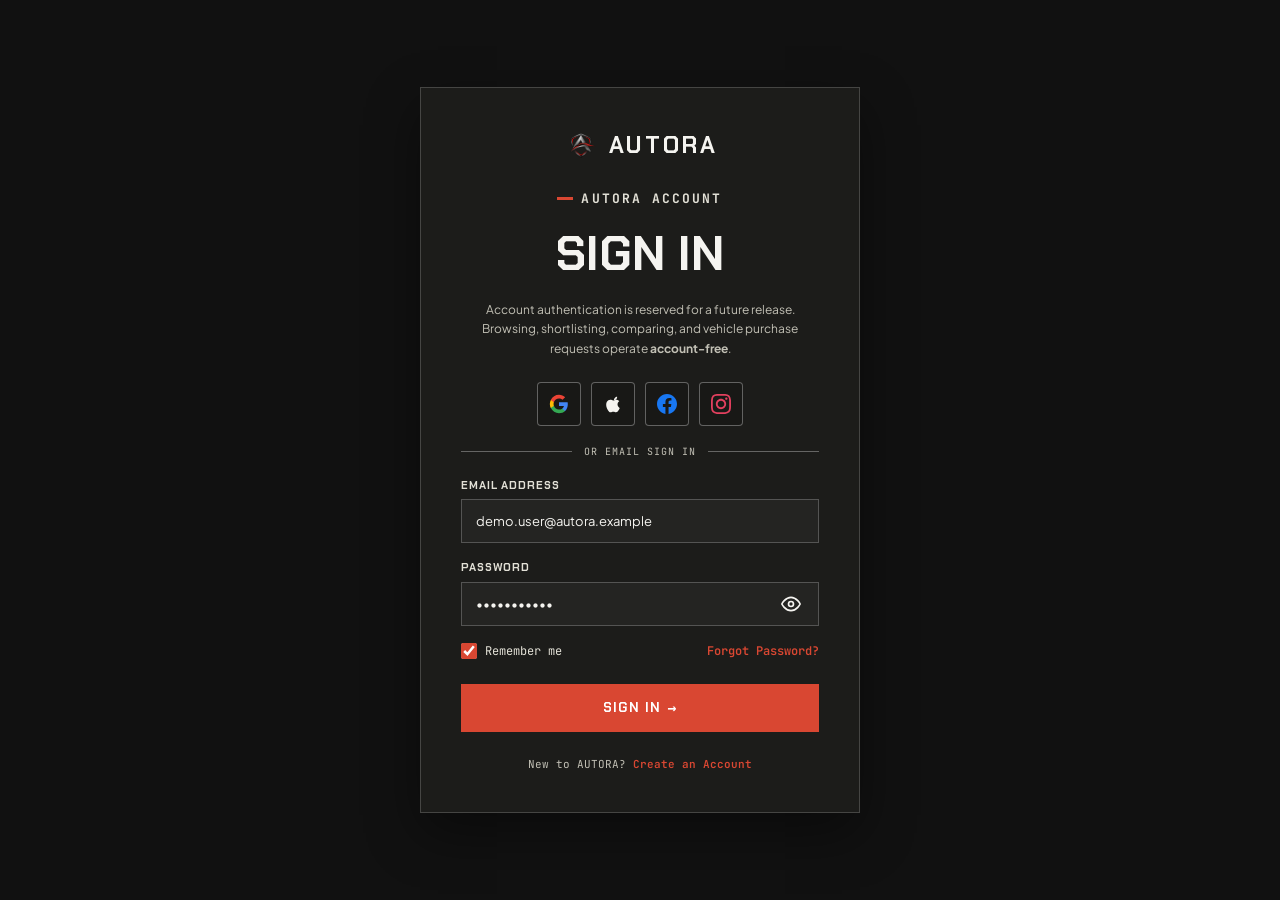
<file: login.html>
<!DOCTYPE html>
<html lang="en">

<head>
  <meta charset="utf-8">
  <meta name="viewport" content="width=device-width, initial-scale=1">
  <title>Sign In — AUTORA Account</title>
  <meta name="description"
    content="Sign in to your AUTORA account. Note: Browsing, comparing, and purchasing operate account-free for demo testing.">
  <link rel="icon" type="image/png" href="assets/images/logo.png">
  <link rel="stylesheet" href="assets/css/style.css">
  <link rel="stylesheet" href="assets/css/dark-mode.css">
  <link rel="stylesheet" href="assets/css/rtl.css">
</head>

<body>
  <main class="auth-page">
    <div class="auth-card">
      <a class="logo" href="index.html">
        <img src="assets/images/logo.png" alt="AUTORA Logo" class="logo-img">
        AUTORA
      </a>

      <div class="eyebrow" style="justify-content:center;margin-bottom:6px">AUTORA ACCOUNT</div>
      <h1>SIGN IN</h1>

      <div class="auth-notice">
        Account authentication is reserved for a future release. Browsing, shortlisting, comparing, and vehicle purchase
        requests operate <strong>account-free</strong>.
      </div>

      <div class="social-icon-row">
        <button type="button" class="btn-social-icon" title="Continue with Google" onclick="handleSocialAuth('Google')">
          <svg width="20" height="20" viewBox="0 0 24 24">
            <path fill="#4285F4"
              d="M22.56 12.25c0-.78-.07-1.53-.2-2.25H12v4.26h5.92c-.26 1.37-1.04 2.53-2.21 3.31v2.77h3.57c2.08-1.92 3.28-4.74 3.28-8.09z" />
            <path fill="#34A853"
              d="M12 23c2.97 0 5.46-.98 7.28-2.66l-3.57-2.77c-.98.66-2.23 1.06-3.71 1.06-2.86 0-5.29-1.93-6.16-4.53H2.18v2.84C3.99 20.53 7.7 23 12 23z" />
            <path fill="#FBBC05"
              d="M5.84 14.09c-.22-.66-.35-1.36-.35-2.09s.13-1.43.35-2.09V7.06H2.18C1.43 8.55 1 10.22 1 12s.43 3.45 1.18 4.94l2.85-2.22.81-.63z" />
            <path fill="#EA4335"
              d="M12 5.38c1.62 0 3.06.56 4.21 1.64l3.15-3.15C17.45 2.09 14.97 1 12 1 7.7 1 3.99 3.47 2.18 7.06l3.66 2.84c.87-2.6 3.3-4.52 6.16-4.52z" />
          </svg>
        </button>
        <button type="button" class="btn-social-icon" title="Continue with Apple" onclick="handleSocialAuth('Apple')">
          <svg width="20" height="20" viewBox="0 0 24 24" fill="currentColor">
            <path
              d="M18.71 19.5c-.83 1.24-1.71 2.45-3.05 2.47-1.34.03-1.77-.79-3.29-.79-1.53 0-2 .77-3.27.82-1.31.05-2.3-1.32-3.14-2.53C4.25 17 2.94 12.45 4.7 9.39c.87-1.52 2.43-2.48 4.12-2.51 1.28-.02 2.5.87 3.29.87.78 0 2.26-1.07 3.81-.91.65.03 2.47.26 3.64 1.98-.09.06-2.17 1.28-2.15 3.81.03 3.02 2.65 4.03 2.68 4.04-.03.07-.42 1.44-1.38 2.83M15.97 6.37c.66-.81 1.11-1.93.99-3.05-.96.04-2.12.64-2.8 1.44-.61.71-1.15 1.86-1 2.97 1.07.08 2.16-.54 2.81-1.36z" />
          </svg>
        </button>
        <button type="button" class="btn-social-icon" title="Facebook" onclick="handleSocialAuth('Facebook')">
          <svg width="20" height="20" viewBox="0 0 24 24" fill="#1877F2">
            <path
              d="M24 12.073c0-6.627-5.373-12-12-12s-12 5.373-12 12c0 5.99 4.388 10.954 10.125 11.854v-8.385H7.078v-3.47h3.047V9.43c0-3.007 1.792-4.669 4.533-4.669 1.312 0 2.686.235 2.686.235v2.953H15.83c-1.491 0-1.956.925-1.956 1.874v2.25h3.328l-.532 3.47h-2.796v8.385C19.612 23.027 24 18.062 24 12.073z" />
          </svg>
        </button>
        <button type="button" class="btn-social-icon" title="Instagram" onclick="handleSocialAuth('Instagram')">
          <svg width="20" height="20" viewBox="0 0 24 24" fill="#E4405F">
            <path
              d="M12 2.163c3.204 0 3.584.012 4.85.07 3.252.148 4.771 1.691 4.919 4.919.058 1.265.069 1.645.069 4.849 0 3.205-.012 3.584-.069 4.849-.149 3.225-1.664 4.771-4.919 4.919-1.266.058-1.644.07-4.85.07-3.204 0-3.584-.012-4.849-.07-3.26-.149-4.771-1.699-4.919-4.92-.058-1.265-.07-1.644-.07-4.849 0-3.204.013-3.583.07-4.849.149-3.227 1.664-4.771 4.919-4.919 1.266-.057 1.645-.069 4.849-.069zm0-2.163c-3.259 0-3.667.014-4.947.072-4.358.2-6.78 2.618-6.98 6.98-.059 1.281-.073 1.689-.073 4.948 0 3.259.014 3.668.072 4.948.2 4.358 2.618 6.78 6.98 6.98 1.281.058 1.689.072 4.948.072 3.259 0 3.668-.014 4.948-.072 4.354-.2 6.782-2.618 6.979-6.98.059-1.28.073-1.689.073-4.948 0-3.259-.014-3.667-.072-4.947-.196-4.354-2.617-6.78-6.979-6.98-1.281-.059-1.69-.073-4.949-.073zm0 5.838c-3.403 0-6.162 2.759-6.162 6.162s2.759 6.163 6.162 6.163 6.162-2.759 6.162-6.163c0-3.403-2.759-6.162-6.162-6.162zm0 10.162c-2.209 0-4-1.79-4-4 0-2.209 1.791-4 4-4s4 1.791 4 4c0 2.21-1.791 4-4 4zm6.406-11.845c-.796 0-1.441.645-1.441 1.44s.645 1.44 1.441 1.44c.795 0 1.439-.645 1.439-1.44s-.644-1.44-1.439-1.44z" />
          </svg>
        </button>
      </div>

      <div class="social-divider">
        <span>OR EMAIL SIGN IN</span>
      </div>

      <form
        onsubmit="event.preventDefault(); alert('Demo Sign In complete. You can browse, compare, and request vehicle purchases without an account.'); location.href='vehicles.html';">
        <div class="form-group" style="margin-bottom:16px">
          <label>Email Address</label>
          <input type="email" placeholder="name@domain.com" required value="demo.user@autora.example">
        </div>

        <div class="form-group" style="margin-bottom:16px">
          <label>Password</label>
          <div class="password-field-wrap">
            <input type="password" placeholder="••••••••" required value="password123" id="loginPassword">
            <button type="button" class="password-toggle-btn" aria-label="Toggle password visibility">
              <svg width="20" height="20" viewBox="0 0 24 24" fill="none" stroke="currentColor" stroke-width="2" stroke-linecap="round" stroke-linejoin="round"><path d="M1 12s4-8 11-8 11 8 11 8-4 8-11 8-11-8-11-8z"/><circle cx="12" cy="12" r="3"/></svg>
            </button>
          </div>
        </div>

        <div style="display:flex;justify-content:space-between;align-items:center;margin-top:8px;margin-bottom:24px;font-size:12px">
          <label style="display:inline-flex;align-items:center;gap:8px;color:var(--ink-secondary);cursor:pointer;font-family:var(--font-mono)">
            <input type="checkbox" id="rememberMe" checked style="width:16px;height:16px;accent-color:var(--red);cursor:pointer">
            Remember me
          </label>
          <a href="#" onclick="alert('Password reset link sent! Please check your email inbox.'); return false;"
            style="font-family:var(--font-mono);font-size:12px;color:var(--red);text-decoration:none;font-weight:600">Forgot Password?</a>
        </div>

        <button type="submit" class="btn primary" style="width:100%">Sign In →</button>
      </form>

      <div style="text-align:center;font-family:var(--font-mono);font-size:11px;color:var(--muted);margin-top:24px">
        New to AUTORA? <a href="signup.html" style="color:var(--red);font-weight:600">Create an Account</a>

      </div>
    </div>
  </main>

  <script src="assets/js/main.js"></script>
</body>

</html>
</file>
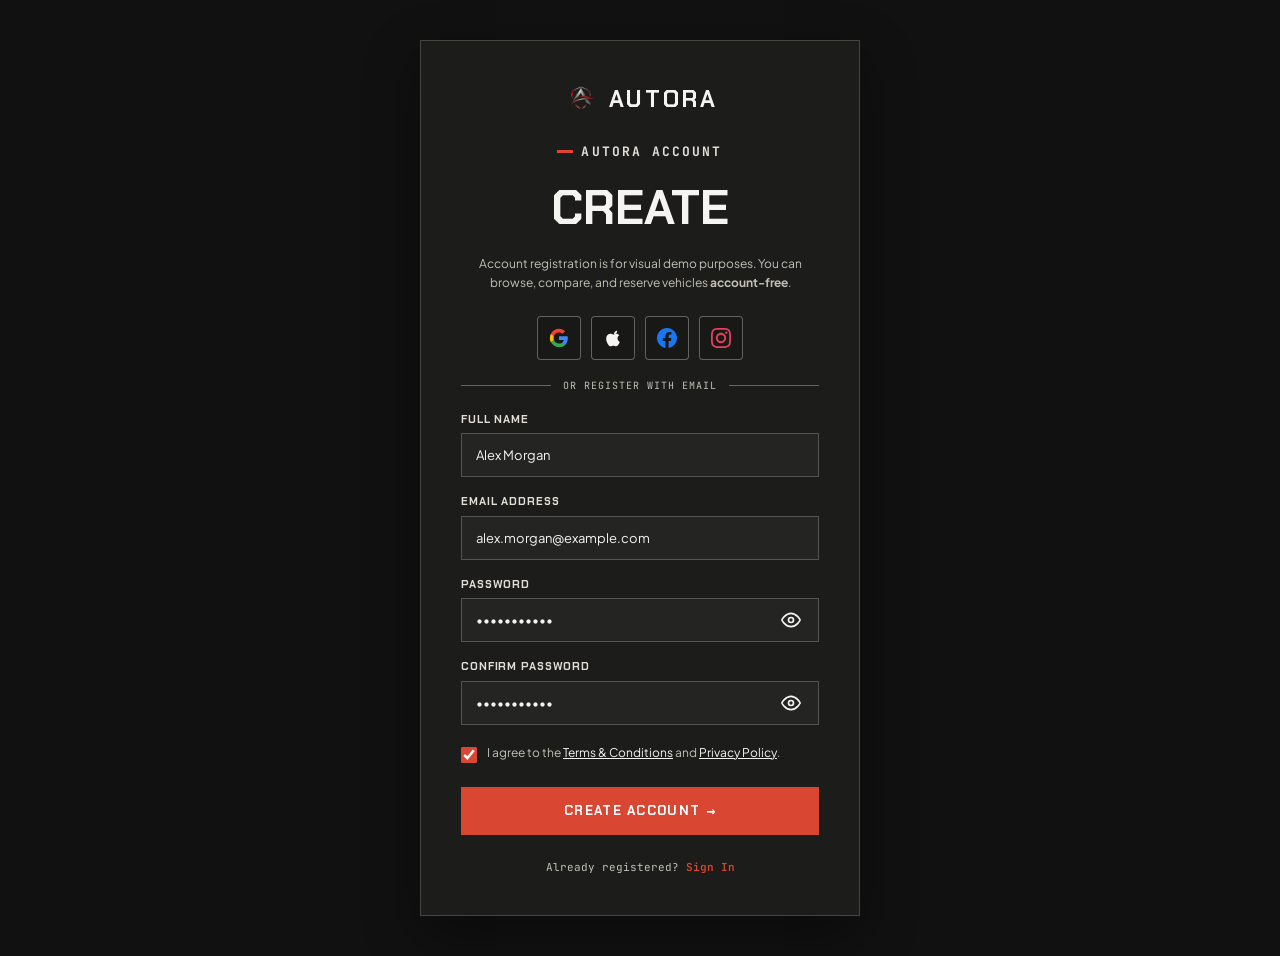
<file: signup.html>
<!DOCTYPE html>
<html lang="en">

<head>
  <meta charset="utf-8">
  <meta name="viewport" content="width=device-width, initial-scale=1">
  <title>Create Account — AUTORA</title>
  <meta name="description"
    content="Create an account on AUTORA. Note: Browsing, comparing, and purchasing operate account-free for demo testing.">
  <link rel="icon" type="image/png" href="assets/images/logo.png">
  <link rel="stylesheet" href="assets/css/style.css">
  <link rel="stylesheet" href="assets/css/dark-mode.css">
  <link rel="stylesheet" href="assets/css/rtl.css">
</head>

<body>
  <main class="auth-page">
    <div class="auth-card">
      <a class="logo" href="index.html">
        <img src="assets/images/logo.png" alt="AUTORA Logo" class="logo-img">
        AUTORA
      </a>

      <div class="eyebrow" style="justify-content:center;margin-bottom:6px">AUTORA ACCOUNT</div>
      <h1>CREATE</h1>

      <div class="auth-notice">
        Account registration is for visual demo purposes. You can browse, compare, and reserve vehicles
        <strong>account-free</strong>.
      </div>

      <div class="social-icon-row">
        <button type="button" class="btn-social-icon" title="Sign Up with Google" onclick="handleSocialAuth('Google')">
          <svg width="20" height="20" viewBox="0 0 24 24">
            <path fill="#4285F4"
              d="M22.56 12.25c0-.78-.07-1.53-.2-2.25H12v4.26h5.92c-.26 1.37-1.04 2.53-2.21 3.31v2.77h3.57c2.08-1.92 3.28-4.74 3.28-8.09z" />
            <path fill="#34A853"
              d="M12 23c2.97 0 5.46-.98 7.28-2.66l-3.57-2.77c-.98.66-2.23 1.06-3.71 1.06-2.86 0-5.29-1.93-6.16-4.53H2.18v2.84C3.99 20.53 7.7 23 12 23z" />
            <path fill="#FBBC05"
              d="M5.84 14.09c-.22-.66-.35-1.36-.35-2.09s.13-1.43.35-2.09V7.06H2.18C1.43 8.55 1 10.22 1 12s.43 3.45 1.18 4.94l2.85-2.22.81-.63z" />
            <path fill="#EA4335"
              d="M12 5.38c1.62 0 3.06.56 4.21 1.64l3.15-3.15C17.45 2.09 14.97 1 12 1 7.7 1 3.99 3.47 2.18 7.06l3.66 2.84c.87-2.6 3.3-4.52 6.16-4.52z" />
          </svg>
        </button>
        <button type="button" class="btn-social-icon" title="Sign Up with Apple" onclick="handleSocialAuth('Apple')">
          <svg width="20" height="20" viewBox="0 0 24 24" fill="currentColor">
            <path
              d="M18.71 19.5c-.83 1.24-1.71 2.45-3.05 2.47-1.34.03-1.77-.79-3.29-.79-1.53 0-2 .77-3.27.82-1.31.05-2.3-1.32-3.14-2.53C4.25 17 2.94 12.45 4.7 9.39c.87-1.52 2.43-2.48 4.12-2.51 1.28-.02 2.5.87 3.29.87.78 0 2.26-1.07 3.81-.91.65.03 2.47.26 3.64 1.98-.09.06-2.17 1.28-2.15 3.81.03 3.02 2.65 4.03 2.68 4.04-.03.07-.42 1.44-1.38 2.83M15.97 6.37c.66-.81 1.11-1.93.99-3.05-.96.04-2.12.64-2.8 1.44-.61.71-1.15 1.86-1 2.97 1.07.08 2.16-.54 2.81-1.36z" />
          </svg>
        </button>
        <button type="button" class="btn-social-icon" title="Facebook" onclick="handleSocialAuth('Facebook')">
          <svg width="20" height="20" viewBox="0 0 24 24" fill="#1877F2">
            <path
              d="M24 12.073c0-6.627-5.373-12-12-12s-12 5.373-12 12c0 5.99 4.388 10.954 10.125 11.854v-8.385H7.078v-3.47h3.047V9.43c0-3.007 1.792-4.669 4.533-4.669 1.312 0 2.686.235 2.686.235v2.953H15.83c-1.491 0-1.956.925-1.956 1.874v2.25h3.328l-.532 3.47h-2.796v8.385C19.612 23.027 24 18.062 24 12.073z" />
          </svg>
        </button>
        <button type="button" class="btn-social-icon" title="Instagram" onclick="handleSocialAuth('Instagram')">
          <svg width="20" height="20" viewBox="0 0 24 24" fill="#E4405F">
            <path
              d="M12 2.163c3.204 0 3.584.012 4.85.07 3.252.148 4.771 1.691 4.919 4.919.058 1.265.069 1.645.069 4.849 0 3.205-.012 3.584-.069 4.849-.149 3.225-1.664 4.771-4.919 4.919-1.266.058-1.644.07-4.85.07-3.204 0-3.584-.012-4.849-.07-3.26-.149-4.771-1.699-4.919-4.92-.058-1.265-.07-1.644-.07-4.849 0-3.204.013-3.583.07-4.849.149-3.227 1.664-4.771 4.919-4.919 1.266-.057 1.645-.069 4.849-.069zm0-2.163c-3.259 0-3.667.014-4.947.072-4.358.2-6.78 2.618-6.98 6.98-.059 1.281-.073 1.689-.073 4.948 0 3.259.014 3.668.072 4.948.2 4.358 2.618 6.78 6.98 6.98 1.281.058 1.689.072 4.948.072 3.259 0 3.668-.014 4.948-.072 4.354-.2 6.782-2.618 6.979-6.98.059-1.28.073-1.689.073-4.948 0-3.259-.014-3.667-.072-4.947-.196-4.354-2.617-6.78-6.979-6.98-1.281-.059-1.69-.073-4.949-.073zm0 5.838c-3.403 0-6.162 2.759-6.162 6.162s2.759 6.163 6.162 6.163 6.162-2.759 6.162-6.163c0-3.403-2.759-6.162-6.162-6.162zm0 10.162c-2.209 0-4-1.79-4-4 0-2.209 1.791-4 4-4s4 1.791 4 4c0 2.21-1.791 4-4 4zm6.406-11.845c-.796 0-1.441.645-1.441 1.44s.645 1.44 1.441 1.44c.795 0 1.439-.645 1.439-1.44s-.644-1.44-1.439-1.44z" />
          </svg>
        </button>
      </div>

      <div class="social-divider">
        <span>OR REGISTER WITH EMAIL</span>
      </div>

      <form
        onsubmit="event.preventDefault(); if(document.getElementById('signupPassword').value !== document.getElementById('signupConfirmPassword').value){ alert('Passwords do not match. Please re-enter.'); return false; } alert('Demo Registration complete. You can browse, compare, and request vehicle purchases without an account.'); location.href='vehicles.html';">
        <div class="form-group" style="margin-bottom:16px">
          <label>Full Name</label>
          <input type="text" placeholder="Alex Morgan" required value="Alex Morgan">
        </div>

        <div class="form-group" style="margin-bottom:16px">
          <label>Email Address</label>
          <input type="email" placeholder="name@domain.com" required value="alex.morgan@example.com">
        </div>

        <div class="form-group" style="margin-bottom:16px">
          <label>Password</label>
          <div class="password-field-wrap">
            <input type="password" placeholder="••••••••" required value="password123" id="signupPassword">
            <button type="button" class="password-toggle-btn" aria-label="Toggle password visibility">
              <svg width="20" height="20" viewBox="0 0 24 24" fill="none" stroke="currentColor" stroke-width="2" stroke-linecap="round" stroke-linejoin="round"><path d="M1 12s4-8 11-8 11 8 11 8-4 8-11 8-11-8-11-8z"/><circle cx="12" cy="12" r="3"/></svg>
            </button>
          </div>
        </div>

        <div class="form-group" style="margin-bottom:20px">
          <label>Confirm Password</label>
          <div class="password-field-wrap">
            <input type="password" placeholder="••••••••" required value="password123" id="signupConfirmPassword">
            <button type="button" class="password-toggle-btn" aria-label="Toggle password visibility">
              <svg width="20" height="20" viewBox="0 0 24 24" fill="none" stroke="currentColor" stroke-width="2" stroke-linecap="round" stroke-linejoin="round"><path d="M1 12s4-8 11-8 11 8 11 8-4 8-11 8-11-8-11-8z"/><circle cx="12" cy="12" r="3"/></svg>
            </button>
          </div>
        </div>

        <div style="margin-bottom:24px;display:flex;align-items:flex-start;gap:10px">
          <input type="checkbox" id="termsCheck" required checked
            style="width:16px;height:16px;margin-top:2px;accent-color:var(--red);cursor:pointer">
          <label for="termsCheck" style="font-size:12px;color:var(--muted);line-height:1.4;cursor:pointer">
            I agree to the <a href="#"
              onclick="document.getElementById('termsModal').style.display='flex'; return false;"
              style="color:var(--ink);text-decoration:underline">Terms & Conditions</a> and <a href="#"
              onclick="document.getElementById('termsModal').style.display='flex'; return false;"
              style="color:var(--ink);text-decoration:underline">Privacy Policy</a>.
          </label>
        </div>

        <button type="submit" class="btn primary" style="width:100%">Create Account →</button>
      </form>

      <div style="text-align:center;font-family:var(--font-mono);font-size:11px;color:var(--muted);margin-top:24px">
        Already registered? <a href="login.html" style="color:var(--red);font-weight:600">Sign In</a>
      </div>
    </div>
  </main>

  <!-- Terms & Conditions Modal Overlay -->
  <div id="termsModal"
    style="display:none;position:fixed;inset:0;z-index:9999;background:rgba(0,0,0,0.85);backdrop-filter:blur(8px);align-items:center;justify-content:center;padding:20px">
    <div
      style="background:#1C1C1A;border:1px solid var(--line-strong);width:min(600px, 95vw);max-height:85vh;overflow-y:auto;padding:30px;position:relative;border-radius:2px;box-shadow:0 20px 50px rgba(0,0,0,0.7)">
      <div
        style="display:flex;justify-content:space-between;align-items:center;border-bottom:1px solid var(--line);padding-bottom:14px;margin-bottom:20px">
        <div>
          <div class="eyebrow">LEGAL DOCUMENT</div>
          <h2
            style="font-family:var(--font-display);font-size:22px;margin:4px 0;text-transform:uppercase;color:var(--ink)">
            TERMS & CONDITIONS</h2>
        </div>
        <button type="button" onclick="document.getElementById('termsModal').style.display='none';"
          style="font-size:24px;color:var(--muted);cursor:pointer;background:none;border:none">&times;</button>
      </div>
      <div style="font-size:13px;color:var(--muted);line-height:1.7;display:flex;flex-direction:column;gap:14px">
        <p><strong style="color:var(--ink)">1. 96-Point Inspection Guarantee:</strong> All pre-owned vehicles listed on
          AUTORA undergo a standardized 96-point diagnostic audit conducted by certified mechanics.</p>
        <p><strong style="color:var(--ink)">2. Reservation & Direct Purchase:</strong> Vehicle reservations made through
          AUTORA are subject to audit score verification. All vehicles include a 7-day money-back guarantee.</p>
        <p><strong style="color:var(--ink)">3. Data & Privacy Protection:</strong> User data collected during account
          setup or purchase inquiries is safeguarded according to AUTORA privacy protocols and never shared with
          third-party telemarketers.</p>
        <p><strong style="color:var(--ink)">4. Transparent Valuation:</strong> Resale valuations provided on our
          platform reflect real-time marketplace algorithms and historical transaction metrics.</p>
      </div>
      <div style="margin-top:24px;padding-top:16px;border-top:1px solid var(--line);text-align:right">
        <button type="button" class="btn primary"
          onclick="document.getElementById('termsModal').style.display='none';">I Understand & Agree →</button>
      </div>
    </div>
  </div>

  <script src="assets/js/main.js"></script>
</body>

</html>
</file>
<file: assets/css/style.css>
/* ==========================================================================
   AUTORA — High-Contrast Pure Dark Theme (Distinct Automotive Motorsport Typography)
   Display & Menu: "Chakra Petch" (Bold Angular Motorsport Display & Header Font)
   Body & Copy: "Plus Jakarta Sans" (Ultra-Clean Modern Tech Sans)
   Mono & Specs: "JetBrains Mono" (High-Precision Technical Monospace)
   ========================================================================== */

@import url('https://fonts.googleapis.com/css2?family=Chakra+Petch:ital,wght@0,500;0,600;0,700;1,700&family=JetBrains+Mono:wght@400;500;600;700&family=Plus+Jakarta+Sans:wght@400;500;600;700&display=swap');

:root {
  /* Color Palette — High Contrast Pure Dark Theme */
  --bg: #111111;
  --bg-card: #1C1C1A;
  --bg-surface: #222220;
  --ink: #F5F4F0;
  --ink-secondary: #E2E0D6;
  --muted: #C2C0B5;
  --muted-light: #9E9C90;
  --red: #D94732;
  --red-hover: #BF3B28;
  --red-soft: rgba(217, 71, 50, 0.16);
  --panel: #282825;
  --line: rgba(255, 255, 255, 0.16);
  --line-strong: rgba(255, 255, 255, 0.32);
  
  /* Distinct Automotive Typography Stack */
  --font-display: "Chakra Petch", sans-serif;
  --font-body: "Plus Jakarta Sans", sans-serif;
  --font-mono: "JetBrains Mono", monospace;

  /* Motion & Speed */
  --ease-mechanical: cubic-bezier(0.16, 1, 0.3, 1);
  --ease-fast: cubic-bezier(0.2, 0, 0, 1);
  --transition-speed: 0.3s;

  /* Strict Universal Control Height Standard */
  --btn-height: 48px;
  --btn-height-sm: 40px;
  --input-height: 44px;
}

/* --------------------------------------------------------------------------
   Reset & Base Styles
   -------------------------------------------------------------------------- */
*, *::before, *::after {
  box-sizing: border-box;
}

html {
  scroll-behavior: smooth;
  font-size: 16px;
  background-color: #111111;
  color-scheme: dark;
}

body {
  margin: 0;
  padding: 0;
  background-color: var(--bg);
  color: var(--ink);
  font-family: var(--font-body);
  line-height: 1.5;
  -webkit-font-smoothing: antialiased;
  -moz-osx-font-smoothing: grayscale;
  overflow-x: hidden;
}

a {
  color: inherit;
  text-decoration: none;
  transition: color var(--transition-speed) ease;
}

button, input, select, textarea {
  font-family: inherit;
  font-size: inherit;
  line-height: inherit;
  margin: 0;
  color: var(--ink);
}

button {
  cursor: pointer;
  border: none;
  background: none;
}

img, svg {
  max-width: 100%;
  display: block;
}

.container {
  width: min(1200px, calc(100% - 40px));
  margin: 0 auto;
}

/* Page Transition Wrapper */
.page-wrapper {
  animation: pageFadeIn 0.4s var(--ease-mechanical) both;
}

@keyframes pageFadeIn {
  from {
    opacity: 0;
    transform: translateX(8px);
  }
  to {
    opacity: 1;
    transform: translateX(0);
  }
}

/* --------------------------------------------------------------------------
   Header & Navigation (Using Distinct Bold Chakra Petch Display Font)
   -------------------------------------------------------------------------- */
header {
  position: sticky;
  top: 0;
  z-index: 100;
  background: rgba(17, 17, 17, 0.96);
  backdrop-filter: blur(14px);
  -webkit-backdrop-filter: blur(14px);
  border-bottom: 1px solid var(--line);
}

.nav {
  height: 72px;
  display: flex;
  align-items: center;
  justify-content: space-between;
}

/* Geometric Minimal Logo */
.logo {
  display: flex;
  align-items: center;
  gap: 10px;
  font-family: var(--font-display);
  font-weight: 700;
  font-size: 23px;
  letter-spacing: 0.12em;
  text-transform: uppercase;
  color: var(--ink);
}

.logo-img {
  height: 36px;
  width: auto;
  object-fit: contain;
  display: block;
  transition: transform 0.3s ease;
}

.logo:hover .logo-img {
  transform: scale(1.05);
}

.logo-mark {
  width: 32px;
  height: 32px;
  background: var(--ink);
  color: #111111;
  display: grid;
  place-items: center;
  clip-path: polygon(25% 0%, 100% 0%, 75% 100%, 0% 100%);
  transition: background 0.3s ease, transform 0.3s var(--ease-mechanical);
}

.logo-mark span {
  font-family: var(--font-display);
  font-weight: 700;
  font-size: 18px;
  color: #111111;
  transform: skewX(12deg);
}

.logo:hover .logo-mark {
  background: var(--red);
  transform: scale(1.05);
}

.logo:hover .logo-mark span {
  color: #FFFFFF;
}

/* Navigation Menu using Chakra Petch Display Font */
.menu {
  display: flex;
  align-items: center;
  gap: 32px;
  font-family: var(--font-display);
  font-size: 14px;
  font-weight: 700;
  text-transform: uppercase;
  letter-spacing: 0.12em;
}

.menu a {
  position: relative;
  padding: 6px 0;
  color: var(--ink-secondary);
  transition: color 0.25s ease;
}

.menu a::after {
  content: "";
  position: absolute;
  left: 0;
  bottom: 0;
  width: 0;
  height: 2px;
  background: var(--red);
  transition: width 0.25s var(--ease-mechanical);
}

.menu a:hover::after,
.menu a.active::after {
  width: 100%;
}

.menu a:hover {
  color: #FFFFFF;
}

.menu a.active {
  color: var(--red);
  font-weight: 700;
}

/* Header Actions with Equal Height Standards */
.nav-actions {
  display: flex;
  align-items: center;
  gap: 12px;
  font-family: var(--font-display);
  font-size: 12px;
  font-weight: 700;
  letter-spacing: 0.08em;
}

.nav-actions .shortlist-badge,
.nav-actions .account-link,
.nav-actions .btn {
  height: var(--btn-height-sm);
  box-sizing: border-box;
  display: inline-flex;
  align-items: center;
  justify-content: center;
}

.shortlist-badge {
  gap: 8px;
  padding: 0 14px;
  border: 1px solid var(--line-strong);
  border-radius: 4px;
  font-size: 11px;
  color: var(--ink);
  cursor: pointer;
  transition: all 0.25s ease;
  background: transparent;
  font-family: var(--font-display);
  font-weight: 700;
  letter-spacing: 0.08em;
}

.shortlist-badge:hover {
  border-color: var(--red);
  color: var(--red);
}

.shortlist-count {
  background: var(--red);
  color: #FFF;
  font-weight: 700;
  padding: 2px 7px;
  border-radius: 10px;
  font-size: 10px;
  line-height: 1;
}

.account-link {
  color: var(--red);
  text-transform: uppercase;
  letter-spacing: 0.08em;
  padding: 0 14px;
  border: 1px solid var(--red-soft);
  background: var(--red-soft);
  border-radius: 4px;
  transition: all 0.25s ease;
  font-family: var(--font-display);
  font-weight: 700;
}

.account-link:hover {
  border-color: var(--red);
  background: var(--red);
  color: #FFFFFF;
}

.mobile-toggle {
  display: none;
  font-size: 22px;
  color: var(--ink);
  padding: 6px;
}

/* Mobile Slide-in Drawer Menu */
.mobile-menu-overlay {
  position: fixed;
  inset: 0;
  z-index: 999;
  background: rgba(0, 0, 0, 0.75);
  backdrop-filter: blur(8px);
  opacity: 0;
  pointer-events: none;
  transition: opacity 0.3s ease;
}

.mobile-menu-overlay.active {
  opacity: 1;
  pointer-events: auto;
}

.mobile-menu-drawer {
  position: fixed;
  top: 0;
  right: 0;
  bottom: 0;
  width: min(340px, 85vw);
  background: #111111;
  z-index: 1000;
  padding: 30px 24px;
  display: flex;
  flex-direction: column;
  justify-content: space-between;
  transform: translateX(100%);
  transition: transform 0.35s var(--ease-mechanical);
  border-left: 1px solid var(--line);
}

.mobile-menu-overlay.active .mobile-menu-drawer {
  transform: translateX(0);
}

.mobile-drawer-header {
  display: flex;
  align-items: center;
  justify-content: space-between;
  margin-bottom: 35px;
  padding-bottom: 15px;
  border-bottom: 1px solid var(--line);
}

.mobile-menu-links {
  display: flex;
  flex-direction: column;
  gap: 20px;
  font-family: var(--font-display);
  font-size: 26px;
  font-weight: 700;
  text-transform: uppercase;
  letter-spacing: 0.05em;
  text-align: center;
}

.mobile-menu-links a {
  display: flex;
  align-items: center;
  justify-content: center;
  gap: 10px;
  color: var(--ink);
  transition: color 0.2s ease;
}

.mobile-menu-links a:hover {
  color: var(--red);
}

.mobile-menu-links a.active {
  color: var(--red) !important;
  background: rgba(217, 71, 50, 0.16);
  border-left: 4px solid var(--red);
  padding: 10px 16px;
  border-radius: 4px;
  font-weight: 700;
}

.drawer-account-btn {
  display: flex;
  align-items: center;
  justify-content: center;
  gap: 10px;
  background: var(--red);
  color: #FFFFFF !important;
  padding: 14px 20px;
  font-family: var(--font-display);
  font-weight: 700;
  font-size: 15px;
  text-transform: uppercase;
  letter-spacing: 0.08em;
  border-radius: 2px;
  text-decoration: none;
  margin-top: 24px;
  box-shadow: 0 4px 12px rgba(230, 57, 70, 0.25);
  transition: background 0.2s ease, transform 0.2s ease;
}

.drawer-account-btn:hover {
  background: #d62839;
  transform: translateY(-1px);
}

/* --------------------------------------------------------------------------
   Buttons & Micro Components (Strict Equal-Height Enforcement)
   -------------------------------------------------------------------------- */
.btn {
  display: inline-flex;
  align-items: center;
  justify-content: center;
  gap: 10px;
  height: var(--btn-height);
  padding: 0 24px;
  border: 1px solid var(--line-strong);
  background: transparent;
  color: var(--ink);
  font-family: var(--font-display);
  font-size: 13px;
  font-weight: 700;
  text-transform: uppercase;
  letter-spacing: 0.1em;
  transition: all 0.25s var(--ease-mechanical);
  box-sizing: border-box;
  vertical-align: middle;
  border-radius: 0;
  line-height: 1;
}

.btn.sm-btn {
  height: var(--btn-height-sm);
  padding: 0 16px;
  font-size: 11px;
}

.btn.input-height-btn {
  height: var(--input-height);
  padding: 0 20px;
}

.btn.primary {
  background: var(--red);
  border-color: var(--red);
  color: #FFFFFF;
}

.btn.primary:hover {
  background: var(--red-hover);
  border-color: var(--red-hover);
  transform: translateY(-2px);
  box-shadow: 0 6px 16px rgba(217, 71, 50, 0.35);
}

.btn.secondary {
  border-color: var(--line-strong);
  color: var(--ink);
  background: transparent;
}

.btn.secondary:hover {
  border-color: var(--ink);
  background: var(--ink);
  color: #111111;
  transform: translateY(-2px);
}

.btn-group {
  display: flex;
  align-items: center;
  gap: 12px;
  flex-wrap: wrap;
}

.btn-group .btn {
  flex: 0 0 auto;
}

.eyebrow {
  font-family: var(--font-mono);
  font-size: 13px;
  font-weight: 700;
  letter-spacing: 0.16em;
  text-transform: uppercase;
  color: var(--red);
  display: flex;
  align-items: center;
  gap: 8px;
  margin-bottom: 6px;
}

.eyebrow::before {
  content: "";
  display: inline-block;
  width: 16px;
  height: 3px;
  background: var(--red);
}

.verified-badge {
  display: inline-flex;
  align-items: center;
  gap: 5px;
  font-family: var(--font-mono);
  font-size: 9px;
  font-weight: 600;
  text-transform: uppercase;
  letter-spacing: 0.06em;
  background: #282825;
  color: #FFFFFF;
  padding: 4px 10px;
  border-radius: 2px;
  border: 1px solid var(--line);
}

.verified-badge.red {
  background: var(--red);
  border-color: var(--red);
}

/* --------------------------------------------------------------------------
   Homepage — Cinematic Full-Width Overlay Hero (Information OVER Car)
   -------------------------------------------------------------------------- */
.hero {
  min-height: calc(100vh - 72px);
  position: relative;
  display: flex;
  align-items: center;
  overflow: hidden;
  background: radial-gradient(circle at 70% 50%, #20201D 0%, #141413 50%, #0C0C0B 100%);
  color: #F5F4F0;
  padding: 80px 0 90px;
}

.hero-car-stage {
  position: absolute;
  inset: 0;
  pointer-events: none;
  z-index: 1;
}

.hero-scan {
  position: absolute;
  inset: 0;
  background: linear-gradient(90deg, transparent 0%, rgba(217, 71, 50, 0.25) 50%, transparent 100%);
  transform: translateX(-100%);
  animation: laserScan 6s ease-in-out infinite;
  pointer-events: none;
}

@keyframes laserScan {
  0% { transform: translateX(-100%); }
  45%, 100% { transform: translateX(100%); }
}

.hero-car-backdrop {
  position: absolute;
  right: -4%;
  bottom: 4%;
  width: min(1050px, 75vw);
  height: auto;
  pointer-events: auto;
}

.hero-svg-car-full {
  width: 100%;
  height: auto;
  opacity: 0.88;
  filter: drop-shadow(0 30px 60px rgba(0, 0, 0, 0.95));
  animation: carFadeIn 1.2s var(--ease-mechanical) both;
}

@keyframes carFadeIn {
  from {
    transform: translateX(100px);
    opacity: 0;
  }
  to {
    transform: translateX(0);
    opacity: 0.88;
  }
}

/* Pulsing Hotspots on Vehicle Backdrop */
.car-hotspot {
  position: absolute;
  width: 22px;
  height: 22px;
  border-radius: 50%;
  background: rgba(217, 71, 50, 0.92);
  border: 2px solid #FFFFFF;
  cursor: pointer;
  z-index: 6;
  transform: translate(-50%, -50%);
  animation: hotspotPulse 2s infinite;
  transition: transform 0.25s ease;
  box-shadow: 0 0 15px rgba(217, 71, 50, 0.6);
}

.car-hotspot:hover {
  transform: translate(-50%, -50%) scale(1.35);
  background: #FFFFFF;
}

.car-hotspot-tooltip {
  position: absolute;
  bottom: 135%;
  left: 50%;
  transform: translateX(-50%);
  background: rgba(14, 14, 13, 0.96);
  border: 1px solid var(--red);
  padding: 6px 14px;
  font-family: var(--font-mono);
  font-size: 10px;
  color: var(--ink);
  white-space: nowrap;
  pointer-events: none;
  opacity: 0;
  transition: opacity 0.25s ease;
  box-shadow: 0 10px 30px rgba(0, 0, 0, 0.8);
  z-index: 10;
  border-radius: 2px;
}

.car-hotspot:hover .car-hotspot-tooltip {
  opacity: 1;
}

@keyframes hotspotPulse {
  0% { box-shadow: 0 0 0 0 rgba(217, 71, 50, 0.85); }
  70% { box-shadow: 0 0 0 14px rgba(217, 71, 50, 0); }
  100% { box-shadow: 0 0 0 0 rgba(217, 71, 50, 0); }
}

/* Floating Telemetry Stats Card Over Car */
.hero-stage-card-floating {
  position: absolute;
  top: 10%;
  right: 6%;
  background: rgba(18, 18, 16, 0.82);
  backdrop-filter: blur(12px);
  -webkit-backdrop-filter: blur(12px);
  border: 1px solid rgba(255, 255, 255, 0.16);
  padding: 16px 20px;
  z-index: 8;
  display: flex;
  flex-direction: column;
  gap: 10px;
  min-width: 220px;
  box-shadow: 0 20px 40px rgba(0, 0, 0, 0.6);
  animation: floatCard 4s ease-in-out infinite alternate;
}

@keyframes floatCard {
  from { transform: translateY(0); }
  to { transform: translateY(-8px); }
}

.hero-stage-card-floating .card-row {
  display: flex;
  align-items: center;
  justify-content: space-between;
  font-family: var(--font-mono);
  font-size: 11px;
}

.hero-stage-card-floating .card-row span {
  color: var(--muted);
}

.hero-stage-card-floating .card-row strong {
  color: var(--ink);
}

/* Information Overlay (Layered OVER Top of Car) */
.hero-copy-overlay {
  position: relative;
  z-index: 10;
  max-width: 780px;
}

.hero-badge-row {
  display: flex;
  align-items: center;
  gap: 12px;
  margin-bottom: 12px;
}

.hero-live-badge {
  display: inline-flex;
  align-items: center;
  gap: 8px;
  font-family: var(--font-mono);
  font-size: 10px;
  text-transform: uppercase;
  letter-spacing: 0.1em;
  background: rgba(14, 14, 13, 0.85);
  backdrop-filter: blur(10px);
  padding: 6px 14px;
  border: 1px solid rgba(255, 255, 255, 0.16);
  color: var(--ink);
  border-radius: 2px;
}

.hero-pulse-dot {
  width: 8px;
  height: 8px;
  background: #10B981;
  border-radius: 50%;
  box-shadow: 0 0 10px #10B981;
  animation: pulseGreen 1.8s infinite;
}

@keyframes pulseGreen {
  0% { transform: scale(0.95); box-shadow: 0 0 0 0 rgba(16, 185, 129, 0.7); }
  70% { transform: scale(1.05); box-shadow: 0 0 0 8px rgba(16, 185, 129, 0); }
  100% { transform: scale(0.95); box-shadow: 0 0 0 0 rgba(16, 185, 129, 0); }
}

.hero-title-overlay {
  font-family: var(--font-display);
  font-weight: 700;
  font-size: clamp(40px, 6.2vw, 86px);
  line-height: 0.95;
  text-transform: uppercase;
  letter-spacing: -0.01em;
  margin: 16px 0;
  color: #FFFFFF;
  word-break: normal;
  overflow-wrap: normal;
  text-shadow: 0 4px 20px rgba(0, 0, 0, 0.9), 0 0 35px rgba(0, 0, 0, 0.95);
}

.hero-title-overlay span {
  color: var(--red);
  display: inline-block;
  text-shadow: 0 4px 25px rgba(217, 71, 50, 0.45), 0 0 40px rgba(0, 0, 0, 0.95);
}

.lead-overlay {
  font-size: 16px;
  color: #E2E0D6;
  line-height: 1.7;
  max-width: 560px;
  margin-bottom: 26px;
  text-shadow: 0 2px 12px rgba(0, 0, 0, 0.95);
}

.hero-feature-tags {
  display: flex;
  flex-wrap: wrap;
  gap: 10px;
  margin-bottom: 28px;
}

.hero-tag {
  display: inline-flex;
  align-items: center;
  gap: 6px;
  background: rgba(18, 18, 16, 0.85);
  backdrop-filter: blur(8px);
  border: 1px solid var(--line-strong);
  padding: 8px 14px;
  font-family: var(--font-mono);
  font-size: 11px;
  color: var(--ink);
  border-radius: 2px;
  transition: all 0.25s ease;
  box-shadow: 0 4px 12px rgba(0, 0, 0, 0.5);
}

.hero-tag:hover {
  border-color: var(--red);
  color: #FFFFFF;
  background: var(--red-soft);
}

.hero-actions {
  display: flex;
  align-items: center;
  gap: 14px;
  flex-wrap: wrap;
}

.hero-actions .btn {
  height: var(--btn-height);
}

/* --------------------------------------------------------------------------
   Compact Search & Filter Module
   -------------------------------------------------------------------------- */
.search-module-wrapper {
  margin-top: 30px;
  position: relative;
  z-index: 10;
}

.search-module {
  background: var(--bg-card);
  border: 1px solid var(--line-strong);
  padding: 28px;
  box-shadow: 0 20px 50px rgba(0, 0, 0, 0.4);
}

.search-module-title {
  font-family: var(--font-display);
  font-size: 13px;
  font-weight: 700;
  letter-spacing: 0.12em;
  text-transform: uppercase;
  color: var(--ink);
  margin-bottom: 18px;
  display: flex;
  align-items: center;
  justify-content: space-between;
}

.search-grid {
  display: grid;
  grid-template-columns: repeat(5, 1fr) auto;
  gap: 14px;
  align-items: flex-end;
}

.form-group {
  display: flex;
  flex-direction: column;
  gap: 6px;
}

.form-group label {
  font-family: var(--font-display);
  font-size: 11px;
  font-weight: 700;
  text-transform: uppercase;
  color: var(--ink-secondary);
  letter-spacing: 0.08em;
}

.form-group select,
.form-group input {
  height: var(--input-height);
  box-sizing: border-box;
  padding: 0 14px;
  background: #242422;
  border: 1px solid var(--line-strong);
  color: var(--ink);
  font-family: var(--font-body);
  font-size: 13px;
  outline: none;
  transition: border-color 0.2s ease;
  width: 100%;
  border-radius: 0;
}

.form-group select option {
  background: #1C1C1A;
  color: #F5F4F0;
}

.form-group select:focus,
.form-group input:focus {
  border-color: var(--red);
}

.search-submit-wrap {
  display: flex;
  align-items: flex-end;
}

.search-submit-wrap .btn {
  height: var(--input-height);
  width: 100%;
  white-space: nowrap;
}

/* --------------------------------------------------------------------------
   Sections & Layout
   -------------------------------------------------------------------------- */
.section {
  padding: 90px 0;
}

.section-dark {
  background: #111111;
  color: #F5F4F0;
}

.section-head {
  display: flex;
  justify-content: space-between;
  align-items: flex-end;
  margin-bottom: 40px;
}

.section-head h2 {
  font-family: var(--font-display);
  font-weight: 700;
  font-size: clamp(38px, 5.5vw, 68px);
  line-height: 0.9;
  text-transform: uppercase;
  margin: 0;
  letter-spacing: -0.01em;
  color: var(--ink);
}

.link-action {
  font-family: var(--font-display);
  font-size: 12px;
  font-weight: 700;
  text-transform: uppercase;
  letter-spacing: 0.1em;
  border-bottom: 2px solid var(--red);
  padding-bottom: 4px;
  transition: opacity 0.2s ease;
  color: var(--ink);
}

.link-action:hover {
  opacity: 0.8;
}

/* --------------------------------------------------------------------------
   Stats Grid
   -------------------------------------------------------------------------- */
.stats-grid {
  display: grid;
  grid-template-columns: repeat(4, 1fr);
  border-top: 1px solid var(--line);
  border-bottom: 1px solid var(--line);
}

.stat-item {
  padding: 32px 24px;
  border-right: 1px solid var(--line);
}

.stat-item:last-child {
  border-right: none;
}

.stat-number {
  font-family: var(--font-display);
  font-size: clamp(40px, 4vw, 56px);
  font-weight: 700;
  line-height: 1;
  color: var(--ink);
}

.stat-label {
  font-family: var(--font-mono);
  font-size: 10px;
  font-weight: 600;
  text-transform: uppercase;
  color: var(--muted);
  margin-top: 6px;
  letter-spacing: 0.08em;
}

/* --------------------------------------------------------------------------
   Vehicle Cards & Inventory Grid
   -------------------------------------------------------------------------- */
.vehicle-grid {
  display: grid;
  grid-template-columns: repeat(3, 1fr);
  gap: 24px;
}

.vehicle-card {
  background: var(--bg-card);
  border: 1px solid var(--line);
  overflow: hidden;
  display: flex;
  flex-direction: column;
  position: relative;
  transition: border-color 0.3s ease, box-shadow 0.3s ease;
  cursor: pointer;
}

.vehicle-card-image-wrap {
  height: 240px;
  background: linear-gradient(135deg, #2E2E2B 0%, #151514 100%);
  position: relative;
  overflow: hidden;
  display: flex;
  align-items: center;
  justify-content: center;
}

.vehicle-card-img {
  width: 100%;
  height: 100%;
  object-fit: cover;
  display: block;
  transition: transform 0.5s var(--ease-mechanical);
}

.vehicle-card:hover .vehicle-card-img {
  transform: scale(1.08);
}

.vehicle-svg-thumb {
  width: 80%;
  height: auto;
  max-height: 160px;
  filter: drop-shadow(0 15px 20px rgba(0, 0, 0, 0.6));
  transition: transform 0.4s var(--ease-mechanical);
}

.vehicle-card:hover .vehicle-svg-thumb {
  transform: scale(1.04) translateX(4px);
}

.vehicle-card-body {
  padding: 22px;
  display: flex;
  flex-direction: column;
  flex-grow: 1;
  transition: transform 0.3s var(--ease-mechanical);
}

.vehicle-card:hover .vehicle-card-body {
  transform: translateY(-3px);
}

.vehicle-card-header {
  display: flex;
  align-items: flex-start;
  justify-content: space-between;
  margin-bottom: 12px;
}

.vehicle-title {
  font-family: var(--font-display);
  font-size: 26px;
  font-weight: 700;
  text-transform: uppercase;
  margin: 0;
  line-height: 1.1;
  color: var(--ink);
}

.inspection-score-pill {
  font-family: var(--font-mono);
  font-size: 12px;
  font-weight: 700;
  background: rgba(255, 255, 255, 0.16);
  padding: 4px 10px;
  border-radius: 2px;
  color: var(--ink);
  white-space: nowrap;
}

.vehicle-specs-meta {
  font-family: var(--font-mono);
  font-size: 13px;
  font-weight: 500;
  color: var(--ink-secondary);
  margin-bottom: 16px;
  display: flex;
  gap: 8px;
  flex-wrap: wrap;
}

.vehicle-card-pricing {
  display: flex;
  align-items: baseline;
  justify-content: space-between;
  padding-top: 14px;
  border-top: 1px solid var(--line);
  margin-top: auto;
}

.vehicle-price {
  font-family: var(--font-mono);
  font-weight: 700;
  font-size: 20px;
  color: var(--ink);
}

.vehicle-finance-estimate {
  font-family: var(--font-mono);
  font-size: 12px;
  color: var(--ink-secondary);
  font-weight: 500;
}

.vehicle-card-footer-action {
  display: flex;
  align-items: center;
  justify-content: space-between;
  margin-top: 14px;
  font-family: var(--font-display);
  font-size: 13px;
  font-weight: 700;
  text-transform: uppercase;
  letter-spacing: 0.1em;
  color: var(--ink);
}

.arrow-icon {
  transition: transform 0.25s var(--ease-mechanical);
}

.vehicle-card:hover .arrow-icon {
  transform: translateX(6px);
  color: var(--red);
}

.card-red-bar {
  position: absolute;
  bottom: 0;
  left: 0;
  width: 0;
  height: 3px;
  background: var(--red);
  transition: width 0.35s var(--ease-mechanical);
}

.vehicle-card:hover .card-red-bar {
  width: 100%;
}

/* --------------------------------------------------------------------------
   Vehicle Listing Page — Filter Controls
   -------------------------------------------------------------------------- */
.filter-toolbar {
  background: var(--bg-card);
  border: 1px solid var(--line-strong);
  padding: 24px;
  margin-bottom: 30px;
}

.filter-chips {
  display: flex;
  gap: 10px;
  flex-wrap: wrap;
  margin-bottom: 20px;
}

.filter-chip {
  height: var(--input-height);
  padding: 0 20px;
  border: 1px solid var(--line-strong);
  background: #242422;
  font-family: var(--font-display);
  font-size: 12px;
  font-weight: 700;
  text-transform: uppercase;
  letter-spacing: 0.08em;
  cursor: pointer;
  display: inline-flex;
  align-items: center;
  justify-content: center;
  transition: all 0.2s ease;
  color: var(--ink);
  box-sizing: border-box;
}

.filter-chip.active,
.filter-chip:hover {
  background: var(--ink);
  border-color: var(--ink);
  color: #111111;
}

.filter-controls-grid {
  display: grid;
  grid-template-columns: 2fr repeat(4, 1fr);
  gap: 14px;
  align-items: flex-end;
}

/* --------------------------------------------------------------------------
   Vehicle Detail Page — Gallery & Specs
   -------------------------------------------------------------------------- */
.detail-layout {
  display: grid;
  grid-template-columns: 1.15fr 0.85fr;
  gap: 48px;
  padding: 40px 0;
}

.gallery-stage {
  height: 520px;
  background: linear-gradient(135deg, #2D2D2A 0%, #141413 100%);
  display: grid;
  place-items: center;
  position: relative;
  overflow: hidden;
  border: 1px solid var(--line-strong);
}

.gallery-stage-image {
  width: 85%;
  height: auto;
  max-height: 320px;
  transition: transform 0.4s ease;
}

.gallery-stage:hover .gallery-stage-image {
  transform: scale(1.03);
}

.gallery-thumbnails {
  display: grid;
  grid-template-columns: repeat(6, 1fr);
  gap: 10px;
  margin-top: 12px;
}

.thumb-item {
  height: 60px;
  background: #262624;
  border: 2px solid transparent;
  cursor: pointer;
  display: grid;
  place-items: center;
  padding: 4px;
  transition: border-color 0.2s ease;
  color: var(--ink);
  font-family: var(--font-display);
  font-weight: 700;
}

.thumb-item.active {
  border-color: var(--red);
}

.spec-matrix-grid {
  display: grid;
  grid-template-columns: 1fr 1fr;
  border-top: 1px solid var(--line);
  margin: 28px 0;
}

.spec-cell {
  padding: 16px 0;
  border-bottom: 1px solid var(--line);
}

.spec-cell span {
  display: block;
  font-family: var(--font-mono);
  font-size: 9px;
  font-weight: 600;
  text-transform: uppercase;
  color: var(--muted);
}

.spec-cell strong {
  font-family: var(--font-display);
  font-size: 22px;
  font-weight: 700;
  color: var(--ink);
}

.swatch-group {
  display: flex;
  align-items: center;
  gap: 10px;
  margin: 18px 0;
}

.swatch-btn {
  width: 32px;
  height: 32px;
  border-radius: 50%;
  border: 2px solid var(--bg);
  outline: 1px solid var(--line-strong);
  cursor: pointer;
  transition: transform 0.2s ease;
}

.swatch-btn:hover {
  transform: scale(1.1);
}

/* Sticky Purchase Bar with Strictly Matched Button Heights */
.sticky-buy-bar {
  position: fixed;
  bottom: 0;
  left: 0;
  right: 0;
  z-index: 90;
  background: #0D0D0C;
  color: #FFFFFF;
  padding: 14px 0;
  transform: translateY(100%);
  transition: transform 0.35s var(--ease-mechanical);
  box-shadow: 0 -10px 30px rgba(0, 0, 0, 0.6);
  border-top: 1px solid var(--line-strong);
}

.sticky-buy-bar.show {
  transform: translateY(0);
}

.sticky-buy-inner {
  display: flex;
  align-items: center;
  justify-content: space-between;
}

.sticky-buy-title {
  font-family: var(--font-display);
  font-size: 24px;
  font-weight: 700;
  text-transform: uppercase;
  color: #FFFFFF;
}

.sticky-buy-price {
  font-family: var(--font-mono);
  font-size: 18px;
  color: var(--red);
}

.sticky-action-group {
  display: flex;
  align-items: center;
  gap: 12px;
}

.sticky-action-group .btn {
  height: var(--btn-height-sm);
  padding: 0 20px;
  font-size: 11px;
}

/* --------------------------------------------------------------------------
   96-Point Inspection Section
   -------------------------------------------------------------------------- */
.inspection-overview {
  background: var(--bg-card);
  border: 1px solid var(--line-strong);
  padding: 40px;
  margin: 40px 0;
}

.inspection-categories-grid {
  display: grid;
  grid-template-columns: repeat(2, 1fr);
  gap: 24px 40px;
  margin-top: 30px;
}

.inspection-bar-item {
  display: flex;
  flex-direction: column;
  gap: 6px;
}

.inspection-bar-header {
  display: flex;
  justify-content: space-between;
  font-family: var(--font-mono);
  font-size: 11px;
  font-weight: 600;
  text-transform: uppercase;
  color: var(--ink);
}

.inspection-bar-track {
  height: 10px;
  background: var(--panel);
  position: relative;
  overflow: hidden;
}

.inspection-bar-fill {
  height: 100%;
  background: var(--red);
  width: 0%;
  transition: width 1.2s var(--ease-mechanical);
}

/* --------------------------------------------------------------------------
   Compare Page Matrix
   -------------------------------------------------------------------------- */
.compare-container {
  overflow-x: auto;
  margin-top: 30px;
  border: 1px solid var(--line-strong);
  background: var(--bg-card);
  padding: 20px;
  border-radius: 2px;
  -webkit-overflow-scrolling: touch;
}

.compare-selector-bar {
  display: grid;
  grid-template-columns: 220px repeat(3, 1fr);
  gap: 15px;
  margin-bottom: 20px;
  align-items: center;
  min-width: 820px;
}

.compare-selector-bar > div:first-child {
  position: sticky;
  left: 0;
  background-color: #222220 !important;
  border: 1.5px solid var(--line-strong) !important;
  border-radius: 4px !important;
  z-index: 6;
  text-align: center !important;
  font-family: var(--font-mono) !important;
  font-size: 14px !important;
  font-weight: 700 !important;
  color: var(--red) !important;
  letter-spacing: 0.12em !important;
  text-transform: uppercase !important;
  height: 50px !important;
  display: flex !important;
  align-items: center !important;
  justify-content: center !important;
  box-shadow: 0 4px 12px rgba(0, 0, 0, 0.4) !important;
  box-sizing: border-box !important;
}

.compare-selector-bar select,
.compare-select-dropdown {
  height: 50px !important;
  box-sizing: border-box !important;
  background-color: #222220 !important;
  border: 1.5px solid var(--line-strong) !important;
  color: #FFFFFF !important;
  font-family: var(--font-body) !important;
  font-size: 15px !important;
  font-weight: 700 !important;
  padding: 0 40px 0 16px !important;
  border-radius: 4px !important;
  width: 100% !important;
  cursor: pointer !important;
  outline: none !important;
  transition: all 0.25s ease !important;
  box-shadow: 0 4px 12px rgba(0, 0, 0, 0.4) !important;
  -webkit-appearance: none !important;
  -moz-appearance: none !important;
  appearance: none !important;
  background-image: url("data:image/svg+xml,%3Csvg xmlns='http://www.w3.org/2000/svg' width='16' height='16' viewBox='0 0 24 24' fill='none' stroke='%23D94732' stroke-width='2.5' stroke-linecap='round' stroke-linejoin='round'%3E%3Cpolyline points='6 9 12 15 18 9'%3E%3C/polyline%3E%3C/svg%3E") !important;
  background-repeat: no-repeat !important;
  background-position: right 16px center !important;
}

.compare-selector-bar select:hover,
.compare-selector-bar select:focus,
.compare-select-dropdown:hover,
.compare-select-dropdown:focus {
  border-color: var(--red) !important;
  background-color: #2A2A27 !important;
  box-shadow: 0 0 0 3px rgba(217, 71, 50, 0.3) !important;
}

.compare-selector-bar select option,
.compare-select-dropdown option {
  background-color: #1C1C1A !important;
  color: #FFFFFF !important;
  font-family: var(--font-body) !important;
  font-size: 15px !important;
  font-weight: 600 !important;
  padding: 12px !important;
}

.compare-table {
  width: 100%;
  min-width: 820px;
  border-collapse: separate;
  border-spacing: 0;
  font-family: var(--font-mono);
  background: #151514;
  color: #F5F4F0;
}

.compare-table th,
.compare-table td {
  padding: 20px 18px;
  border-bottom: 1px solid rgba(255, 255, 255, 0.16);
  text-align: center;
}

.compare-table th {
  font-size: 13px;
  font-family: var(--font-display);
  font-weight: 700;
  text-transform: uppercase;
  letter-spacing: 0.08em;
  color: #E2E0D6;
  background: #0A0A0A;
  position: sticky;
  top: 0;
}

.compare-table th:first-child {
  position: sticky;
  left: 0;
  z-index: 7;
  background: #0A0A0A;
  text-align: center !important;
  box-shadow: 4px 0 10px rgba(0, 0, 0, 0.85);
}

.compare-table td:first-child {
  font-weight: 700;
  font-size: 13px;
  color: #E2E0D6;
  width: 220px;
  position: sticky;
  left: 0;
  background: #151514;
  z-index: 6;
  text-align: center !important;
  box-shadow: 4px 0 10px rgba(0, 0, 0, 0.85);
}

.compare-table td:not(:first-child) {
  font-family: var(--font-display);
  font-size: 20px;
  font-weight: 600;
  color: #F5F4F0;
  text-align: center;
}

.highlight-metric {
  color: var(--red) !important;
  font-weight: 700 !important;
}

/* --------------------------------------------------------------------------
   Financing Calculator
   -------------------------------------------------------------------------- */
.finance-calc-card {
  background: var(--bg-card);
  border: 1px solid var(--line-strong);
  padding: 35px;
}

.finance-calc-grid {
  display: grid;
  grid-template-columns: 1.2fr 0.8fr;
  gap: 40px;
  align-items: center;
}

.range-slider-group {
  margin-bottom: 20px;
}

.range-slider-header {
  display: flex;
  justify-content: space-between;
  font-family: var(--font-mono);
  font-size: 11px;
  font-weight: 600;
  text-transform: uppercase;
  margin-bottom: 8px;
  color: var(--ink);
}

.range-slider-input {
  width: 100%;
  accent-color: var(--red);
}

.finance-result-box {
  background: #0D0D0C;
  color: #F5F4F0;
  padding: 30px;
  text-align: center;
  border-top: 4px solid var(--red);
}

.finance-result-amount {
  font-family: var(--font-display);
  font-size: 44px;
  font-weight: 700;
  color: var(--red);
  line-height: 1;
  margin: 12px 0;
}

/* --------------------------------------------------------------------------
   Purchase Flow Drawer Modal
   -------------------------------------------------------------------------- */
.modal-overlay {
  position: fixed;
  inset: 0;
  z-index: 999;
  background: rgba(0, 0, 0, 0.8);
  backdrop-filter: blur(8px);
  display: grid;
  place-items: center;
  opacity: 0;
  pointer-events: none;
  transition: opacity 0.3s ease;
}

.modal-overlay.active {
  opacity: 1;
  pointer-events: auto;
}

.modal-box {
  width: min(600px, 92vw);
  max-height: 90vh;
  overflow-y: auto;
  background: var(--bg-card);
  border: 1px solid var(--line-strong);
  padding: 40px;
  position: relative;
  transform: translateY(20px);
  transition: transform 0.35s var(--ease-mechanical);
}

.modal-overlay.active .modal-box {
  transform: translateY(0);
}

.modal-close-btn {
  position: absolute;
  top: 20px;
  right: 20px;
  font-size: 24px;
  color: var(--muted);
}

.purchase-confirmation-card {
  text-align: center;
  padding: 20px 0;
}

.confirmation-icon {
  width: 64px;
  height: 64px;
  background: var(--red-soft);
  color: var(--red);
  border-radius: 50%;
  display: grid;
  place-items: center;
  font-size: 28px;
  margin: 0 auto 20px;
}

.reference-code-box {
  font-family: var(--font-mono);
  font-size: 18px;
  font-weight: 600;
  background: var(--panel);
  color: var(--ink);
  padding: 12px 20px;
  display: inline-block;
  margin: 15px 0;
}

/* --------------------------------------------------------------------------
   Auth Pages (Login / Signup)
   -------------------------------------------------------------------------- */
.auth-page {
  min-height: 100vh;
  display: grid;
  place-items: center;
  padding: 40px 20px;
  background: var(--bg);
}

.auth-card {
  width: min(440px, 100%);
  background: var(--bg-card);
  border: 1px solid var(--line-strong);
  padding: 40px;
  box-shadow: 0 20px 50px rgba(0, 0, 0, 0.4);
}

.auth-card .logo {
  justify-content: center;
  margin-bottom: 25px;
}

.auth-card h1 {
  font-family: var(--font-display);
  font-size: 48px;
  font-weight: 700;
  text-align: center;
  text-transform: uppercase;
  margin: 10px 0;
  color: var(--ink);
}

.auth-notice {
  font-size: 12px;
  color: var(--muted);
  text-align: center;
  line-height: 1.6;
  margin-bottom: 24px;
}

/* Social Login Component */
.social-icon-row {
  display: flex;
  align-items: center;
  justify-content: center;
  gap: 10px;
  flex-wrap: wrap;
  margin-top: 16px;
}

.btn-social-icon {
  width: 44px;
  height: 44px;
  border-radius: 4px;
  background: #181816;
  border: 1px solid var(--line-strong);
  display: flex;
  align-items: center;
  justify-content: center;
  cursor: pointer;
  transition: all 0.2s ease;
  color: var(--ink);
}

.btn-social-icon:hover {
  background: #252522;
  border-color: var(--red);
  transform: translateY(-2px);
  box-shadow: 0 4px 12px rgba(230, 57, 70, 0.2);
}

.social-login-grid {
  display: flex;
  flex-direction: column;
  gap: 10px;
  margin-top: 14px;
}

.btn-social {
  display: flex;
  align-items: center;
  justify-content: center;
  gap: 12px;
  width: 100%;
  padding: 12px 16px;
  background: var(--bg);
  border: 1px solid var(--line-strong);
  color: var(--ink);
  font-family: var(--font-body);
  font-size: 13px;
  font-weight: 500;
  cursor: pointer;
  transition: all 0.2s ease;
  border-radius: 2px;
}

.btn-social:hover {
  background: rgba(255, 255, 255, 0.08);
  border-color: var(--red);
  transform: translateY(-1px);
}

.btn-social svg {
  width: 18px;
  height: 18px;
  flex-shrink: 0;
}

.social-divider {
  display: flex;
  align-items: center;
  text-align: center;
  margin: 18px 0;
  color: var(--muted);
  font-family: var(--font-mono);
  font-size: 10px;
  text-transform: uppercase;
  letter-spacing: 1px;
}

.social-divider::before,
.social-divider::after {
  content: '';
  flex: 1;
  border-bottom: 1px solid var(--line-strong);
}

.social-divider span {
  padding: 0 12px;
}

/* --------------------------------------------------------------------------
   Footer
   -------------------------------------------------------------------------- */
footer {
  border-top: 1px solid var(--line);
  padding: 60px 0 30px;
  background: #0D0D0C;
}

.footer-grid {
  display: grid;
  grid-template-columns: 1.5fr repeat(3, 1fr);
  gap: 40px;
}

.footer-brand {
  font-family: var(--font-display);
  font-size: 22px;
  font-weight: 700;
  text-transform: uppercase;
  margin-bottom: 12px;
  color: var(--ink);
}

.footer-copy, .footer-links {
  font-size: 13px;
  color: var(--muted);
  line-height: 1.8;
}

.footer-links {
  display: flex;
  flex-direction: column;
  gap: 8px;
}

.footer-links a:hover {
  color: var(--red);
}

/* Footer Newsletter & Social Enhancements */
.footer-newsletter-box {
  background: var(--bg-card);
  border: 1px solid var(--line-strong);
  padding: 30px 40px;
  margin-bottom: 50px;
  display: grid;
  grid-template-columns: 1.2fr 1fr;
  gap: 30px;
  align-items: center;
}

.footer-newsletter-title {
  font-family: var(--font-display);
  font-size: 24px;
  font-weight: 700;
  text-transform: uppercase;
  color: var(--ink);
  margin-bottom: 6px;
}

.footer-newsletter-desc {
  font-size: 13px;
  color: var(--muted);
  line-height: 1.5;
}

.footer-newsletter-form {
  display: flex;
  gap: 10px;
}

.footer-newsletter-input {
  flex: 1;
  padding: 12px 16px;
  background: #181816;
  border: 1px solid var(--line-strong);
  color: var(--ink);
  font-family: var(--font-body);
  font-size: 13px;
  outline: none;
  border-radius: 2px;
}

.footer-newsletter-input:focus {
  border-color: var(--red);
}

.footer-social-icons {
  display: flex;
  gap: 10px;
  margin-top: 16px;
}

.footer-social-icon {
  display: inline-flex;
  align-items: center;
  justify-content: center;
  width: 36px;
  height: 36px;
  background: var(--bg-card);
  border: 1px solid var(--line-strong);
  color: var(--muted);
  transition: all 0.2s ease;
  border-radius: 2px;
  text-decoration: none;
}

.footer-social-icon:hover {
  color: var(--red);
  border-color: var(--red);
  transform: translateY(-2px);
}

.footer-social-icon svg {
  width: 16px;
  height: 16px;
  fill: currentColor;
}

/* Floating Back to Top Button */
.back-to-top-btn {
  position: fixed;
  bottom: 30px;
  right: 30px;
  z-index: 999;
  width: 44px;
  height: 44px;
  background: #181816;
  border: 1px solid var(--red);
  color: #fff;
  font-family: var(--font-mono);
  font-size: 18px;
  font-weight: bold;
  display: flex;
  align-items: center;
  justify-content: center;
  cursor: pointer;
  box-shadow: 0 10px 30px rgba(0,0,0,0.5);
  opacity: 0;
  visibility: hidden;
  transition: all 0.3s cubic-bezier(0.25, 1, 0.5, 1);
  border-radius: 2px;
}

.back-to-top-btn.visible {
  opacity: 1;
  visibility: visible;
}

.back-to-top-btn:hover {
  background: var(--red);
  color: #fff;
  transform: translateY(-3px);
}

.copyright-bar {
  margin-top: 50px;
  padding-top: 20px;
  border-top: 1px solid var(--line);
  display: flex;
  justify-content: space-between;
  font-family: var(--font-mono);
  font-size: 10px;
  color: var(--muted);
  text-transform: uppercase;
}

/* Diagnostic Checklist & Tabs Utilities */
.diag-tabs-row {
  display: flex;
  gap: 10px;
  margin-bottom: 24px;
  overflow-x: auto;
  padding-bottom: 8px;
  -webkit-overflow-scrolling: touch;
}

.diag-tabs-row .filter-chip {
  white-space: nowrap;
  flex-shrink: 0;
}

.diag-checklist-grid {
  display: grid;
  grid-template-columns: repeat(2, 1fr);
  gap: 12px;
  font-size: 13px;
  color: var(--ink);
}

/* --------------------------------------------------------------------------
   Responsive Layout Breakpoints
   -------------------------------------------------------------------------- */
@media (max-width: 992px) {
  .menu, .nav-actions .account-link {
    display: none;
  }
  
  .mobile-toggle {
    display: block;
  }

  .hero {
    display: flex;
    flex-direction: column;
    min-height: auto;
    padding: 40px 0 50px;
    position: relative;
  }

  .hero-car-stage {
    position: relative;
    inset: auto;
    width: 100%;
    height: 220px;
    margin: 20px 0;
    pointer-events: auto;
    display: flex;
    align-items: center;
    justify-content: center;
  }

  .hero-car-backdrop {
    position: relative;
    width: 100%;
    max-width: 540px;
    height: 100%;
    right: auto;
    bottom: auto;
    opacity: 1;
    display: flex;
    align-items: center;
    justify-content: center;
  }

  .hero-svg-car-full {
    opacity: 1 !important;
    max-width: 480px !important;
    width: 100% !important;
  }

  .hero-copy-overlay {
    max-width: 100%;
    text-align: center;
    display: flex;
    flex-direction: column;
    align-items: center;
    padding-bottom: 15px;
  }

  .hero-badge-row {
    justify-content: center;
  }

  .lead-overlay {
    margin-left: auto;
    margin-right: auto;
  }

  .hero-feature-tags {
    justify-content: center;
  }

  .hero-actions {
    justify-content: center;
    margin-bottom: 15px;
  }

  .hero-title-overlay {
    font-size: clamp(32px, 7vw, 56px);
    margin: 12px 0;
  }

  .hero-stage-card-floating {
    display: none;
  }

  .search-module-wrapper {
    margin-top: 30px !important;
  }
  
  .search-grid {
    grid-template-columns: repeat(2, 1fr);
  }

  .filter-controls-grid {
    grid-template-columns: repeat(2, 1fr) !important;
  }

  .vehicle-grid {
    grid-template-columns: repeat(2, 1fr);
  }

  .stats-grid {
    grid-template-columns: repeat(2, 1fr);
  }

  .stat-item {
    border-bottom: 1px solid var(--line);
  }

  .stat-item:nth-child(2n) {
    border-right: none;
  }

  .detail-layout {
    grid-template-columns: 1fr;
  }

  .gallery-stage {
    height: 400px;
  }

  .finance-calc-grid {
    grid-template-columns: 1fr;
  }

  .footer-grid {
    grid-template-columns: 1fr 1fr !important;
    gap: 36px 24px !important;
  }

  .footer-newsletter-box {
    grid-template-columns: 1fr !important;
    gap: 20px !important;
    padding: 24px 20px !important;
  }

  .responsive-grid-3 {
    grid-template-columns: repeat(2, 1fr) !important;
  }


  .responsive-2col {
    grid-template-columns: 1fr !important;
  }

  .responsive-flex-header {
    flex-wrap: wrap !important;
    gap: 12px !important;
  }

  .diag-checklist-grid {
    grid-template-columns: 1fr !important;
  }
}

@media (max-width: 768px) {
  .copyright-bar {
    flex-direction: column !important;
    align-items: center !important;
    text-align: center !important;
    gap: 12px !important;
    font-size: 11px !important;
  }

  .section-head {
    flex-direction: column;
    align-items: flex-start;
    gap: 14px;
  }

  .footer-newsletter-form {
    flex-direction: column !important;
    width: 100% !important;
  }

  .footer-newsletter-input {
    width: 100% !important;
    flex: 1 1 100% !important;
  }
}

@media (max-width: 640px) {
  .hero {
    padding: 30px 0 40px !important;
  }

  .hero-car-stage {
    height: 170px !important;
    margin: 10px 0 20px !important;
  }

  .hero-title-overlay {
    font-size: clamp(28px, 8vw, 40px) !important;
    margin: 12px 0 !important;
    letter-spacing: 0 !important;
  }

  .lead-overlay {
    font-size: 14px !important;
    margin-bottom: 20px !important;
  }

  .hero-actions {
    flex-direction: column !important;
    width: 100% !important;
    gap: 10px !important;
    margin-bottom: 20px !important;
  }

  .hero-actions .btn {
    width: 100% !important;
    height: 46px !important;
  }

  .search-module-wrapper {
    margin-top: 24px !important;
  }

  .responsive-grid-3,
  .responsive-grid-4 {
    grid-template-columns: 1fr !important;
  }

  .stats-grid {
    grid-template-columns: 1fr;
  }

  .stat-item {
    border-right: none;
  }

  .vehicle-grid {
    grid-template-columns: 1fr;
  }

  .search-grid {
    grid-template-columns: 1fr;
  }

  .filter-controls-grid {
    grid-template-columns: 1fr !important;
  }

  .inspection-categories-grid {
    grid-template-columns: 1fr;
  }

  .footer-grid {
    grid-template-columns: 1fr !important;
    gap: 32px !important;
  }

  .compare-cta-banner {
    padding: 24px 18px !important;
  }

  .sticky-buy-title {
    display: none;
  }
}

/* Accessibility & Reduced Motion */
@media (prefers-reduced-motion: reduce) {
  *, ::before, ::after {
    animation-duration: 0.01ms !important;
    animation-iteration-count: 1 !important;
    transition-duration: 0.01ms !important;
    scroll-behavior: auto !important;
  }
}

/* Password Input Field Wrapper & Eye Toggle Button */
.password-field-wrap {
  position: relative;
  display: flex;
  align-items: center;
  width: 100%;
}

.password-field-wrap input {
  padding-right: 48px !important;
  width: 100%;
}

.password-toggle-btn {
  position: absolute;
  right: 12px;
  top: 50%;
  transform: translateY(-50%);
  background: transparent;
  border: none;
  color: #F5F4F0;
  cursor: pointer;
  padding: 6px;
  display: flex;
  align-items: center;
  justify-content: center;
  transition: color 0.2s ease, transform 0.15s ease;
  z-index: 10;
}

.password-toggle-btn:hover {
  color: var(--red);
  transform: translateY(-50%) scale(1.1);
}

.password-toggle-btn svg {
  width: 20px;
  height: 20px;
  pointer-events: none;
  stroke: currentColor;
}

/* Our Info Page Component Enhancements */
.hub-tag {
  display: inline-flex;
  align-items: center;
  gap: 4px;
  font-family: var(--font-mono);
  font-size: 11px;
  font-weight: 600;
  color: var(--ink-secondary);
  background: rgba(255, 255, 255, 0.05);
  border: 1px solid var(--line);
  padding: 3px 8px;
  border-radius: 2px;
}

.team-card {
  background: var(--bg-card);
  border: 1px solid var(--line-strong);
  padding: 24px;
  display: flex;
  flex-direction: column;
  justify-content: space-between;
  transition: transform 0.25s ease, border-color 0.25s ease, box-shadow 0.25s ease;
}

.team-card:hover {
  transform: translateY(-4px);
  border-color: var(--red);
  box-shadow: 0 12px 30px rgba(0,0,0,0.6);
}

.faq-accordion {
  background: #181816;
  border: 1px solid var(--line-strong);
  padding: 20px 24px;
  border-radius: 4px;
  transition: border-color 0.2s ease, background-color 0.2s ease;
}

.faq-accordion[open] {
  border-color: var(--red);
  background: #1D1D1B;
}

.faq-accordion summary {
  font-family: var(--font-display);
  font-size: 19px;
  font-weight: 700;
  color: #FFFFFF;
  outline: none;
  cursor: pointer;
  list-style: none;
  display: flex;
  justify-content: space-between;
  align-items: center;
}

.faq-accordion summary::-webkit-details-marker {
  display: none;
}

.faq-accordion summary::after {
  content: "+";
  font-family: var(--font-mono);
  font-size: 22px;
  font-weight: 700;
  color: var(--red);
  transition: transform 0.2s ease;
}

.faq-accordion[open] summary::after {
  content: "−";
  transform: rotate(180deg);
}
</file>
<file: assets/css/dark-mode.css>
/* ==========================================================================
   AUTORA — High-Contrast Dark Mode Stylesheet
   Background #111111 | Surface #1C1C1A | Text #F5F4F0 | Accent #D94732
   Guarantees 100% text legibility & crisp contrast across all components.
   ========================================================================== */

body.dark {
  --bg: #111111;
  --bg-card: #1C1C1A;
  --ink: #F5F4F0;
  --ink-secondary: #E2E0D6;
  --muted: #C2C0B5;
  --muted-light: #8E8C82;
  --panel: #282825;
  --line: rgba(255, 255, 255, 0.16);
  --line-strong: rgba(255, 255, 255, 0.32);
}

body.dark header {
  background: rgba(17, 17, 17, 0.96);
  border-bottom-color: rgba(255, 255, 255, 0.16);
}

/* Header Elements & Controls */
body.dark .logo {
  color: #F5F4F0;
}

body.dark .logo-mark {
  background: #F5F4F0;
  color: #111111;
}

body.dark .logo-mark span {
  color: #111111;
}

body.dark .logo:hover .logo-mark {
  background: var(--red);
  color: #FFFFFF;
}

body.dark .logo:hover .logo-mark span {
  color: #FFFFFF;
}

body.dark .menu a {
  color: #E2E0D6;
}

body.dark .menu a:hover,
body.dark .menu a.active {
  color: var(--red);
}

body.dark .theme-toggle,
body.dark .shortlist-badge {
  border-color: rgba(255, 255, 255, 0.25);
  color: #F5F4F0;
}

body.dark .shortlist-badge:hover,
body.dark .theme-toggle:hover {
  border-color: var(--red);
  color: var(--red);
}

/* Form Controls, Inputs & Selects in Dark Mode */
body.dark .search-module,
body.dark .filter-toolbar,
body.dark .finance-calc-card,
body.dark .inspection-overview,
body.dark .modal-box,
body.dark .auth-card {
  background: #1C1C1A;
  border-color: rgba(255, 255, 255, 0.18);
}

body.dark .form-group label,
body.dark .search-module-title,
body.dark .eyebrow,
body.dark .inspection-bar-header,
body.dark .range-slider-header {
  color: #E2E0D6;
}

body.dark .form-group select,
body.dark .form-group input,
body.dark .filter-chip {
  background: #242422;
  border-color: rgba(255, 255, 255, 0.22);
  color: #F5F4F0;
}

body.dark .form-group select option {
  background: #1C1C1A;
  color: #F5F4F0;
}

body.dark .form-group select:focus,
body.dark .form-group input:focus {
  border-color: var(--red);
}

body.dark .filter-chip.active,
body.dark .filter-chip:hover {
  background: #F5F4F0;
  border-color: #F5F4F0;
  color: #111111;
}

/* Vehicle Cards in Dark Mode */
body.dark .vehicle-card {
  background: #1C1C1A;
  border-color: rgba(255, 255, 255, 0.16);
}

body.dark .vehicle-card-image-wrap {
  background: linear-gradient(135deg, #30302D 0%, #151514 100%);
}

body.dark .vehicle-title {
  color: #F5F4F0;
}

body.dark .vehicle-specs-meta,
body.dark .vehicle-finance-estimate {
  color: #C2C0B5;
}

body.dark .vehicle-price {
  color: #F5F4F0;
}

body.dark .inspection-score-pill {
  background: rgba(255, 255, 255, 0.14);
  color: #F5F4F0;
}

body.dark .vehicle-card-footer-action {
  color: #F5F4F0;
}

/* Detail & Gallery Page Elements */
body.dark .thumb-item {
  background: #262624;
  color: #F5F4F0;
}

body.dark .thumb-item.active {
  border-color: var(--red);
}

body.dark .gallery-stage {
  background: linear-gradient(135deg, #30302D 0%, #141413 100%);
  border-color: rgba(255, 255, 255, 0.16);
}

body.dark .spec-cell span {
  color: #C2C0B5;
}

body.dark .spec-cell strong {
  color: #F5F4F0;
}

/* Sticky Action Bar in Dark Mode */
body.dark .sticky-buy-bar {
  background: #0D0D0C;
  border-top: 1px solid rgba(255, 255, 255, 0.2);
}

/* Comparison Matrix in Dark Mode */
body.dark .compare-table {
  background: #151514;
}

body.dark .compare-table th {
  background: #0A0A0A;
  color: #F5F4F0;
  border-bottom-color: rgba(255, 255, 255, 0.22);
}

body.dark .compare-table td {
  border-bottom-color: rgba(255, 255, 255, 0.16);
  color: #F5F4F0;
}

body.dark .compare-table td:first-child {
  background: #151514;
  color: #E2E0D6;
}

/* Buttons in Dark Mode */
body.dark .btn:not(.primary) {
  border-color: rgba(255, 255, 255, 0.32);
  color: #F5F4F0;
  background: transparent;
}

body.dark .btn:not(.primary):hover {
  background: #F5F4F0;
  border-color: #F5F4F0;
  color: #111111;
}

body.dark .btn.primary {
  background: var(--red);
  border-color: var(--red);
  color: #FFFFFF;
}

body.dark .btn.primary:hover {
  background: var(--red-hover);
  border-color: var(--red-hover);
  color: #FFFFFF;
}

/* Modal Drawer & Cards */
body.dark .mobile-menu-drawer {
  background: #111111;
  border-left-color: rgba(255, 255, 255, 0.16);
}

body.dark .mobile-menu-links a {
  color: #F5F4F0;
}

body.dark .reference-code-box {
  background: #282825;
  color: #F5F4F0;
}

/* Footer in Dark Mode */
body.dark footer {
  background: #0D0D0C;
  border-top-color: rgba(255, 255, 255, 0.16);
}

body.dark .footer-brand {
  color: #F5F4F0;
}

body.dark .footer-copy,
body.dark .footer-links,
body.dark .copyright-bar {
  color: #C2C0B5;
}
</file>
<file: assets/css/rtl.css>
/* ==========================================================================
   AUTORA — RTL Stylesheet
   ========================================================================== */

html[dir="rtl"] {
  direction: rtl;
}

html[dir="rtl"] .menu {
  direction: rtl;
}

html[dir="rtl"] .eyebrow::before {
  margin-left: 8px;
  margin-right: 0;
}

html[dir="rtl"] .mobile-menu-drawer {
  right: auto;
  left: 0;
  transform: translateX(-100%);
  border-left: none;
  border-right: 1px solid var(--line);
}

html[dir="rtl"] .mobile-menu-overlay.active .mobile-menu-drawer {
  transform: translateX(0);
}

html[dir="rtl"] .card-red-bar {
  left: auto;
  right: 0;
}

html[dir="rtl"] .compare-table th,
html[dir="rtl"] .compare-table td {
  text-align: right;
}

html[dir="rtl"] .compare-table td:first-child {
  right: 0;
  left: auto;
}
</file>
